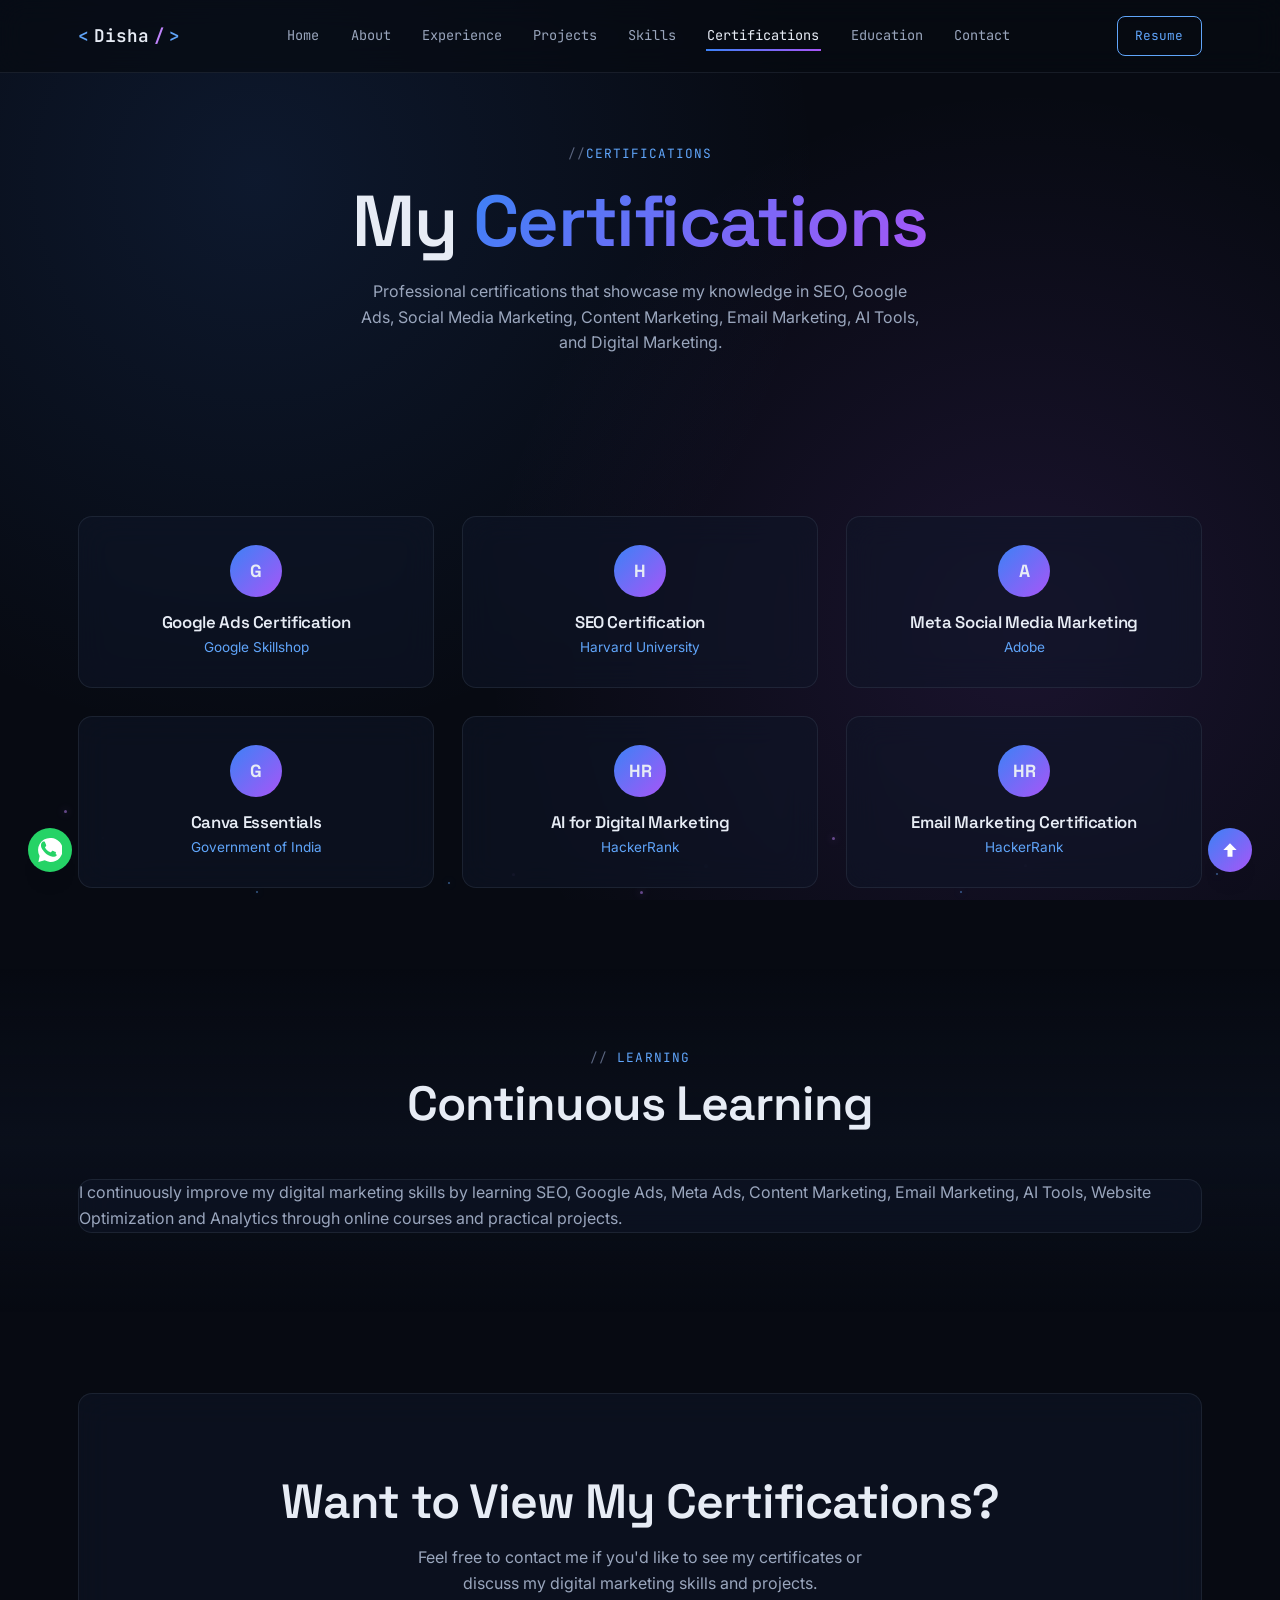
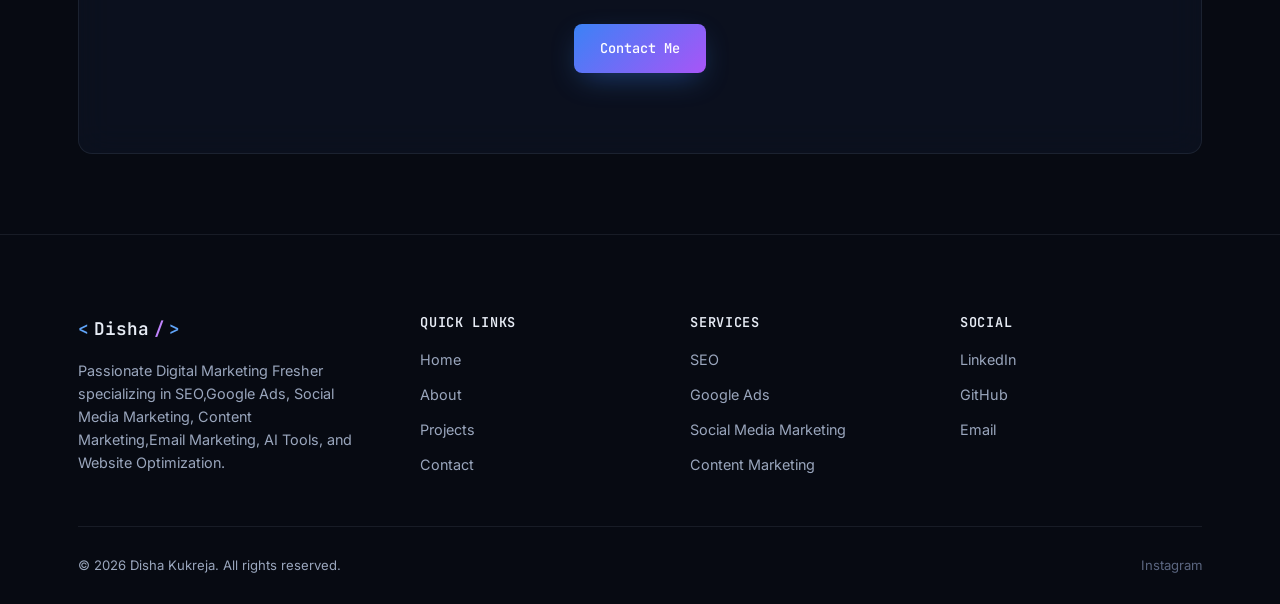
<file: certifications.html>
<!DOCTYPE html>
<html lang="en">

<head>
  <!-- ============ META / SEO ============ -->
  <meta charset="UTF-8">
  <meta name="viewport" content="width=device-width, initial-scale=1.0">
  <title>Certifications | Disha Kukreja</title>

  <meta name="description"
    content="View the certifications earned by Disha Kukreja in Digital Marketing, SEO, Google Ads, Social Media Marketing, Content Marketing, Email Marketing, and AI Tools.">

  <meta name="keywords"
    content="Disha Kukreja Certifications, Digital Marketing Certifications, SEO Certification, Google Ads Certification, Social Media Marketing Certificate">

  <meta name="author" content="Disha Kukreja">

  <link rel="canonical" href="https://dishakukreja41-ops.github.io/disha_portfoli0/certifications.html">

  <meta property="og:title" content="Certifications | Disha Kukreja">

  <meta property="og:description"
    content="Explore my Digital Marketing certifications in SEO, Google Ads, Social Media Marketing, Content Marketing and AI Tools.">

  <meta property="og:type" content="website">

  <meta property="og:url" content="https://dishakukreja.com/certifications.html">

  <meta property="og:image" content="assets/images/profile.png">

  <meta name="twitter:card" content="summary_large_image">
  <meta name="twitter:title" content="Certifications | Disha Kukreja">
  <meta name="twitter:description"
    content="Digital Marketing certifications in SEO, Google Ads, Social Media Marketing, Content Marketing and AI Tools.">

  <link rel="icon" type="image/png" href="assets/icons/favicon.png">

  <link rel="stylesheet" href="style.css">
  <link rel="stylesheet" href="responsive.css">
  <link rel="stylesheet" href="animations.css">
</head>

<body>

  <!-- ============================================================
       PAGE LOAD ANIMATION (CSS-only, fades out automatically)
       ============================================================ -->
  <div class="page-loader" aria-hidden="true">
    <div class="loader-mark"><span>&lt;</span><span>/</span><span>&gt;</span></div>
  </div>

  <div class="bg-fx" aria-hidden="true">
    <span></span><span></span><span></span><span></span><span></span>
    <span></span><span></span><span></span><span></span><span></span>
    <span></span><span></span><span></span><span></span><span></span>
    <span></span><span></span><span></span><span></span><span></span>
  </div>

  <!-- ============================================================
       NAVIGATION BAR
       ============================================================ -->
  <header>
    <nav class="navbar" aria-label="Primary navigation">
      <div class="container nav-inner">
        <a href="index.html" class="logo"><span class="bracket">&lt;</span>Disha<span class="dot">/</span><span
            class="bracket">&gt;</span></a>

        <input type="checkbox" id="nav-toggle" class="nav-toggle-checkbox">

        <ul class="nav-links">
          <li><a href="index.html">Home</a></li>
          <li><a href="about.html">About</a></li>
          <li><a href="index.html#experience">Experience</a></li>
          <li><a href="projects.html">Projects</a></li>
          <li><a href="index.html#skills">Skills</a></li>
          <li><a href="certifications.html" class="active">Certifications</a></li>
          <li><a href="about.html#education">Education</a></li>
          <li><a href="contact.html">Contact</a></li>
        </ul>

        <div class="nav-cta">
          <a href="assets/resume/Disha_Kukreja_Resume.pdf" class="btn-resume-nav" download>Resume</a>
          <label for="nav-toggle" class="nav-toggle-label" aria-label="Toggle menu">
            <span></span><span></span><span></span>
          </label>
        </div>
      </div>
    </nav>
  </header>

  <main>
    <!-- ============================================================
         PAGE HERO
         ============================================================ -->
    <section class="page-hero reveal">
      <div class="container">
        <span class="mono-label" style="display:flex; justify-content:center;">certifications</span>
        <h1>My <span class="gradient-text">Certifications</span></h1>

        <p>
          Professional certifications that showcase my knowledge in SEO,
          Google Ads, Social Media Marketing, Content Marketing,
          Email Marketing, AI Tools, and Digital Marketing.
        </p>
      </div>
    </section>

    <!-- ============================================================
         CERTIFICATIONS GRID
         ============================================================ -->
    <section class="section">
      <div class="container">
        <div class="cert-grid">

          <div class="glass-panel cert-card">
            <div class="cert-icon">G</div>
            <h3>Google Ads Certification</h3>
            <p class="cert-issuer">Google Skillshop</p>
          </div>

          <div class="glass-panel cert-card lift-card reveal-scale delay-1">
            <div class="cert-icon">H</div>
            <h3>SEO Certification</h3>
            <p class="cert-issuer">Harvard University</p>
          </div>

          <div class="glass-panel cert-card lift-card reveal-scale delay-2">
            <div class="cert-icon">A</div>
            <h3>Meta Social Media Marketing</h3>
            <p class="cert-issuer">Adobe</p>
          </div>

          <div class="glass-panel cert-card lift-card reveal-scale delay-3">
            <div class="cert-icon">G</div>
            <h3>Canva Essentials</h3>
            <p class="cert-issuer">Government of India</p>
          </div>

          <div class="glass-panel cert-card lift-card reveal-scale delay-4">
            <div class="cert-icon">HR</div>
            <h3>AI for Digital Marketing</h3>
            <p class="cert-issuer">HackerRank</p>
          </div>

          <div class="glass-panel cert-card lift-card reveal-scale delay-5">
            <div class="cert-icon">HR</div>
            <h3>Email Marketing Certification</h3>
            <p class="cert-issuer">HackerRank</p>
          </div>

        </div>
      </div>
    </section>
    <!-- ============================================================
         LEARNING JOURNEY
         ============================================================ -->
    <section class="section section-alt">

      <div class="container">

        <div class="section-head reveal">

          <span class="mono-label">learning</span>

          <h2>Continuous Learning</h2>

        </div>

        <div class="glass-panel">

          <p>
            I continuously improve my digital marketing skills by learning
            SEO, Google Ads, Meta Ads, Content Marketing, Email Marketing,
            AI Tools, Website Optimization and Analytics through online
            courses and practical projects.
          </p>

        </div>

      </div>

    </section>

    <!-- ============================================================
         CONTACT CTA
         ============================================================ -->
    <section class="section">
      <div class="container">
        <div class="glass-panel reveal-scale" style="padding:var(--space-xl) var(--space-md); text-align:center;">
          <h2>Want to View My Certifications?</h2>
          <p style="max-width:480px; margin:var(--space-sm) auto 0;">Feel free to contact me if you'd like to see my
            certificates
            or discuss my digital marketing skills and projects.</p>
          <div style="margin-top:var(--space-md);">
            <a href="contact.html" class="btn btn-primary">Contact Me</a>
          </div>
        </div>
      </div>
    </section>
  </main>

  <!-- ============================================================
       FOOTER
       ============================================================ -->
  <footer class="site-footer">
    <div class="container">
      <div class="footer-grid">

        <div class="footer-brand">
          <a href="index.html" class="logo"><span class="bracket">&lt;</span>Disha<span class="dot">/</span><span
              class="bracket">&gt;</span></a>
          <p>Passionate Digital Marketing Fresher specializing in SEO,Google Ads, Social Media Marketing, Content
            Marketing,Email Marketing, AI Tools, and Website Optimization.</p>
        </div>

        <div class="footer-col">
          <h4>Quick Links</h4>
          <ul>
            <li><a href="index.html">Home</a></li>
            <li><a href="about.html">About</a></li>
            <li><a href="projects.html">Projects</a></li>
            <li><a href="contact.html">Contact</a></li>
          </ul>
        </div>

        <div class="footer-col">
          <h4>Services</h4>
          <ul>
            <li><a href="index.html#experience">SEO</a></li>
            <li><a href="index.html#skills">Google Ads</a></li>
            <li><a href="index.html#experience">Social Media Marketing</a></li>
            <li><a href="certifications.html">Content Marketing</a></li>
          </ul>
        </div>

        <div class="footer-col">
          <h4>Social</h4>
          <ul>
            <li><a href="https://linkedin.com/in/disha" target="_blank" rel="noopener">LinkedIn</a></li>
            <li><a href="https://github.com/dishakukreja41-ops" target="_blank" rel="noopener">GitHub</a></li>
            <li><a href="mailto:dishakukreja41@gmail.com" target="_blank" rel="noopener">Email</a></li>
          </ul>
        </div>

      </div>

      <div class="footer-bottom">
        <p>&copy; 2026 Disha Kukreja. All rights reserved.</p>
        <div class="footer-socials">
          <a href="https://instagram.com/dikshak1294" target="_blank" rel="noopener" aria-label="Instagram"
            class="link-underline">Instagram</a>
        </div>
      </div>
    </div>
  </footer>

  <a href="https://wa.me/910000000000" class="float-btn whatsapp-float" target="_blank" rel="noopener"
    aria-label="Chat on WhatsApp">
    <svg viewBox="0 0 24 24">
      <path
        d="M12 0a12 12 0 0 0-10.4 17.9L.4 24l6.3-1.65A12 12 0 1 0 12 0zm6.95 16.95c-.3.85-1.7 1.6-2.65 1.75-.7.1-1.55.15-2.5-.15-.6-.2-1.35-.4-2.3-.85-4.05-1.75-6.7-5.8-6.9-6.05-.2-.25-1.65-2.2-1.65-4.2 0-2 1.05-2.95 1.4-3.35.35-.4.8-.5 1.05-.5h.75c.25 0 .55-.05.85.65.3.7 1.05 2.5 1.15 2.7.1.2.15.4.05.65-.1.25-.15.4-.35.6-.2.25-.4.55-.55.7-.2.2-.4.45-.2.85.7 1.4 1.6 2.45 2.85 3.3 1.25.85 2 1.05 2.3 1.2.3.1.5.1.7-.05.2-.2.85-.95 1.1-1.3.25-.35.5-.3.8-.2.3.1 2.05.95 2.4 1.15.35.2.6.3.65.45.05.15.05.85-.25 1.7z" />
    </svg>
  </a>

  <a href="#" class="float-btn back-to-top" aria-label="Back to top">
    <svg viewBox="0 0 24 24">
      <path d="M12 4l-8 8h5v8h6v-8h5z" />
    </svg>
  </a>

</body>

</html>
</file>
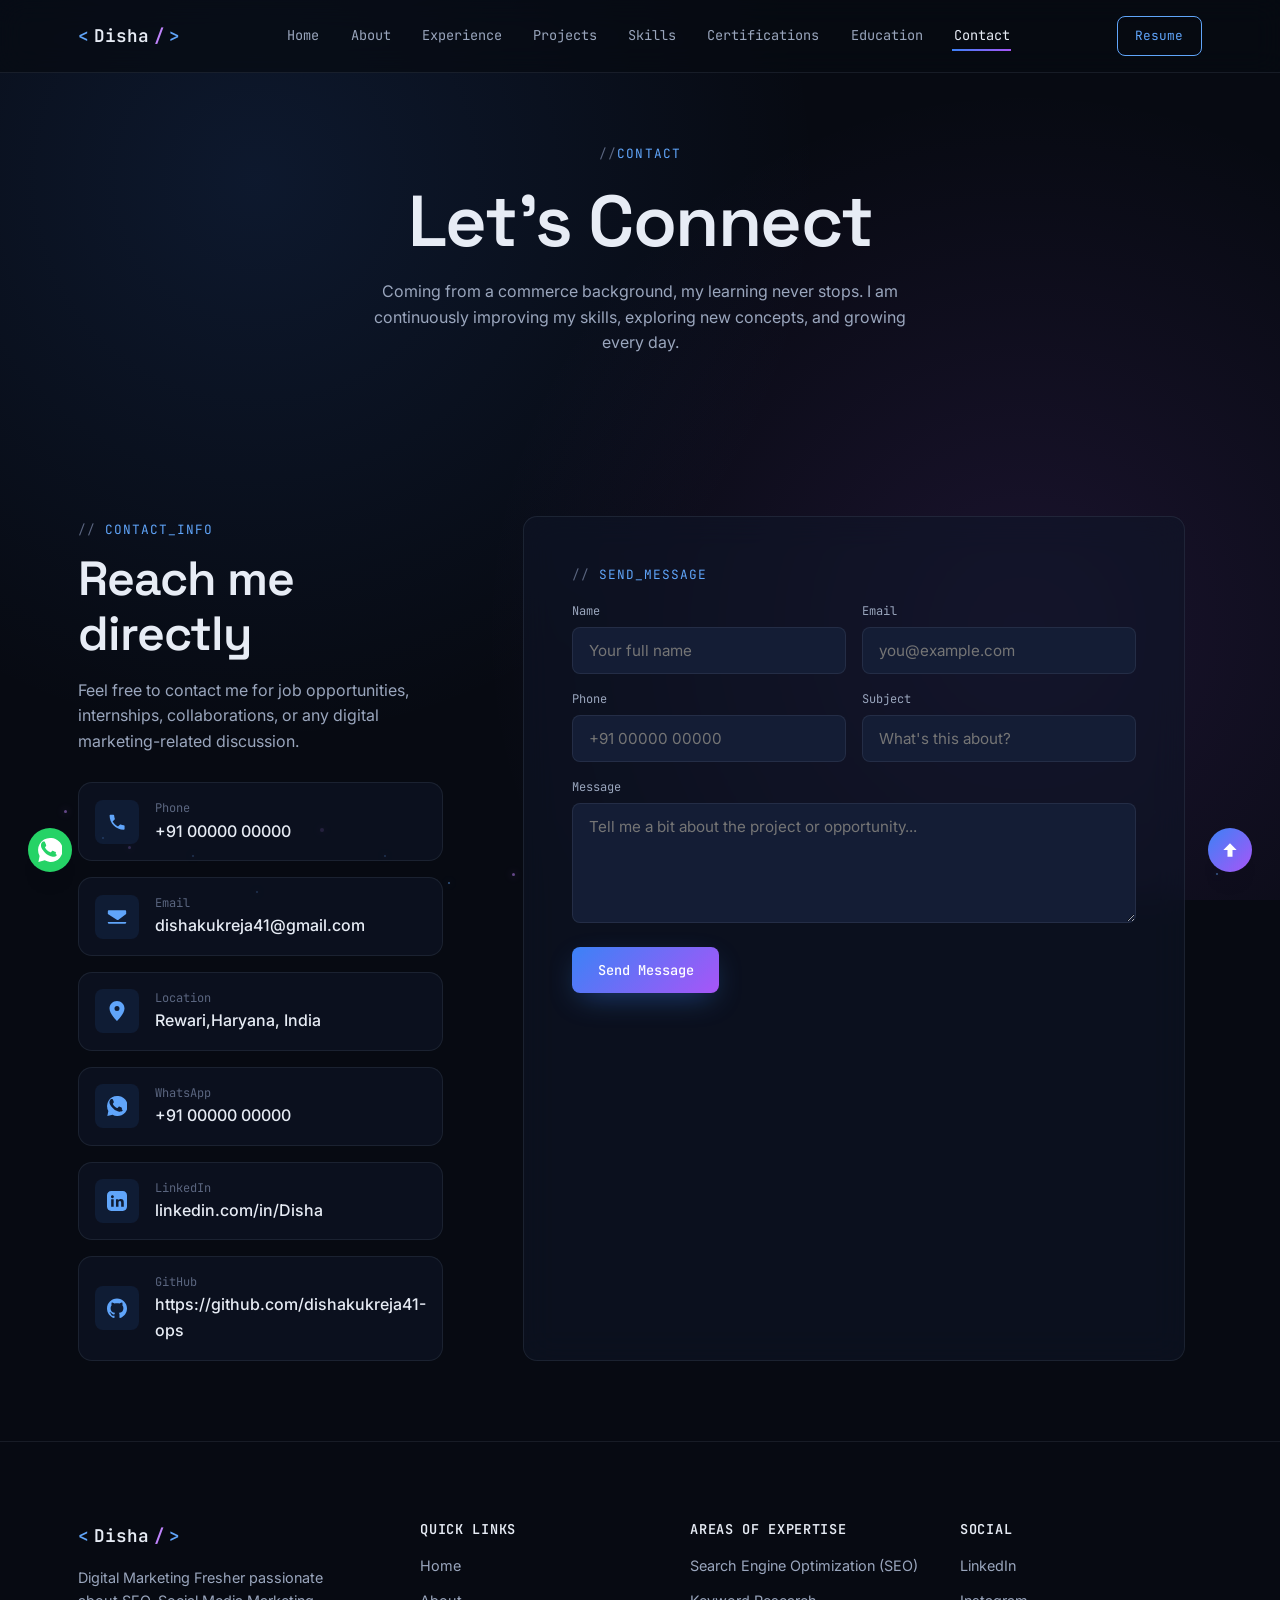
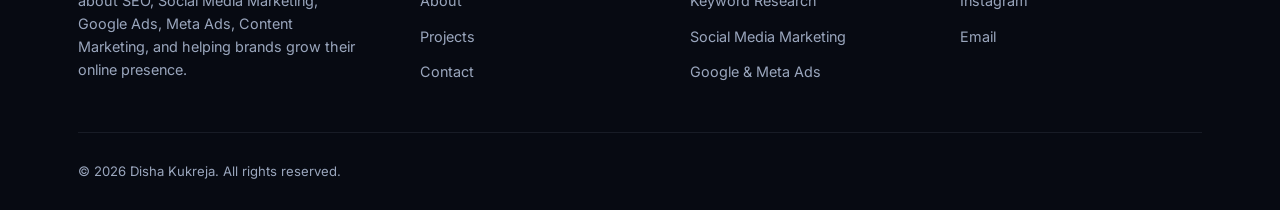
<file: contact.html>
<!DOCTYPE html>
<html lang="en">

<head>
  <!-- ============ META / SEO ============ -->
  <meta charset="UTF-8">
  <meta name="viewport" content="width=device-width, initial-scale=1.0">
  <title>Contact | Disha Kukreja</title>
  <meta name="description"
    content="Get in touch with Disha Kukreja, a Digital Marketing Fresher specializing in SEO, Social Media Marketing, Google Ads, Meta Ads, Content Marketing, Email Marketing, and Web Analytics.">
  <meta name="keywords"
    content="Contact Disha Kukreja, SEO, Social Media Marketing, Google and Meta Ads, Email marketing, Content Marketing , AI Tools">
  <meta name="author" content="Disha Kukreja">
  <link rel="canonical" href="https://dishakukreja41-ops.github.io/disha_portfoli0/contact.html">

  <meta property="og:title" content="Contact | Disha Kukreja">
  <meta property="og:description"
    content="Connect with Disha Kukreja, a Digital Marketing Fresher specializing in SEO, Social Media Marketing, Google Ads, Meta Ads, Email Marketing, and Content Marketing.">
  <meta property="og:type" content="website">
  <meta property="og:url" content="https://Disha.kukreja/contact.html">
  <meta property="og:image" content="assets/images/profile.png">

  <meta name="twitter:card" content="summary_large_image">
  <meta name="twitter:title" content="Contact | Disha Kukreja">
  <meta name="twitter:description"
    content="Background, education timeline and the passions driving my work in SEO, AI and Google and Meta Ads.">

  <link rel="icon" type="image/png" href="assets/icons/favicon.png">

  <link rel="stylesheet" href="style.css">
  <link rel="stylesheet" href="responsive.css">
  <link rel="stylesheet" href="animations.css">
</head>

<body>

  <!-- ============================================================
       PAGE LOAD ANIMATION (CSS-only, fades out automatically)
       ============================================================ -->
  <div class="page-loader" aria-hidden="true">
    <div class="loader-mark"><span>&lt;</span><span>/</span><span>&gt;</span></div>
  </div>

  <div class="bg-fx" aria-hidden="true">
    <span></span><span></span><span></span><span></span><span></span>
    <span></span><span></span><span></span><span></span><span></span>
    <span></span><span></span><span></span><span></span><span></span>
    <span></span><span></span><span></span><span></span><span></span>
  </div>

  <!-- ============================================================
       NAVIGATION BAR
       ============================================================ -->
  <header>
    <nav class="navbar" aria-label="Primary navigation">
      <div class="container nav-inner">
        <a href="index.html" class="logo"><span class="bracket">&lt;</span>Disha<span class="dot">/</span><span
            class="bracket">&gt;</span></a>

        <input type="checkbox" id="nav-toggle" class="nav-toggle-checkbox">

        <ul class="nav-links">
          <li><a href="index.html">Home</a></li>
          <li><a href="about.html">About</a></li>
          <li><a href="index.html#experience">Experience</a></li>
          <li><a href="projects.html">Projects</a></li>
          <li><a href="index.html#skills">Skills</a></li>
          <li><a href="certifications.html">Certifications</a></li>
          <li><a href="about.html#education">Education</a></li>
          <li><a href="contact.html" class="active">Contact</a></li>
        </ul>

        <div class="nav-cta">
          <a href="assets/resume/Disha_Kukreja_Resume.pdf" class="btn-resume-nav" download>Resume</a>
          <label for="nav-toggle" class="nav-toggle-label" aria-label="Toggle menu">
            <span></span><span></span><span></span>
          </label>
        </div>
      </div>
    </nav>
  </header>

  <main>
    <!-- ============================================================
         PAGE HERO
         ============================================================ -->
    <section class="page-hero reveal">
      <div class="container">
        <span class="mono-label" style="display:flex; justify-content:center;">contact</span>
        <h1>Let's Connect <span class="gradient-text"></span></h1>
        <p>Coming from a commerce background, my learning never stops. I am continuously improving my skills, exploring
          new concepts, and growing every day.</p>
      </div>
    </section>

    <!-- ============================================================
         CONTACT FORM + INFO
         ============================================================ -->
    <section class="section">
      <div class="container">
        <div class="contact-grid">

          <div class="reveal-left">
            <span class="mono-label">contact_info</span>
            <h2 style="margin-top:0.6rem;">Reach me directly</h2>
            <p style="margin-top:var(--space-sm);">Feel free to contact me for job opportunities, internships, collaborations, or any digital marketing-related discussion.
            </p>

            <div class="contact-info-list">
              <div class="glass-panel contact-info-item">
                <div class="icon-box">
                  <svg viewBox="0 0 24 24">
                    <path
                      d="M6.6 10.8c1.4 2.8 3.8 5.1 6.6 6.6l2.2-2.2c.3-.3.7-.4 1-.2 1.2.5 2.4.8 3.7.8.6 0 1 .4 1 1v3.5c0 .6-.4 1-1 1-9.4 0-17-7.6-17-17 0-.6.5-1 1-1h3.5c.6 0 1 .4 1 1 0 1.3.3 2.5.8 3.7.1.4 0 .8-.2 1l-2.2 2.2z" />
                  </svg>
                </div>
                <div>
                  <div class="label">Phone</div>
                  <div class="value">+91 00000 00000</div>
                </div>
              </div>

              <div class="glass-panel contact-info-item">
                <div class="icon-box">
                  <svg viewBox="0 0 24 24">
                    <path
                      d="M2 4h20a1 1 0 0 1 1 1v14a1 1 0 0 1-1 1H2a1 1 0 0 1-1-1V5a1 1 0 0 1 1-1zm19.4 2.1l-9.4 7-9.4-7H21.4zM1 8.4V18h22V8.4l-9.6 7.1a1 1 0 0 1-1.2 0L1 8.4z" />
                  </svg>
                </div>
                <div>
                  <div class="label">Email</div>
                  <div class="value">dishakukreja41@gmail.com</div>
                </div>
              </div>

              <div class="glass-panel contact-info-item">
                <div class="icon-box">
                  <svg viewBox="0 0 24 24">
                    <path
                      d="M12 0C7 0 3 4 3 9c0 6.5 9 15 9 15s9-8.5 9-15c0-5-4-9-9-9zm0 12a3 3 0 1 1 0-6 3 3 0 0 1 0 6z" />
                  </svg>
                </div>
                <div>
                  <div class="label">Location</div>
                  <div class="value">Rewari,Haryana, India</div>
                </div>
              </div>

              <div class="glass-panel contact-info-item">
                <div class="icon-box">
                  <svg viewBox="0 0 24 24">
                    <path
                      d="M12 0a12 12 0 0 0-10.4 17.9L.4 24l6.3-1.65A12 12 0 1 0 12 0zm6.95 16.95c-.3.85-1.7 1.6-2.65 1.75-.7.1-1.55.15-2.5-.15-.6-.2-1.35-.4-2.3-.85-4.05-1.75-6.7-5.8-6.9-6.05-.2-.25-1.65-2.2-1.65-4.2 0-2 1.05-2.95 1.4-3.35.35-.4.8-.5 1.05-.5h.75c.25 0 .55-.05.85.65.3.7 1.05 2.5 1.15 2.7.1.2.15.4.05.65-.1.25-.15.4-.35.6-.2.25-.4.55-.55.7-.2.2-.4.45-.2.85.7 1.4 1.6 2.45 2.85 3.3 1.25.85 2 1.05 2.3 1.2.3.1.5.1.7-.05.2-.2.85-.95 1.1-1.3.25-.35.5-.3.8-.2.3.1 2.05.95 2.4 1.15.35.2.6.3.65.45.05.15.05.85-.25 1.7z" />
                  </svg>
                </div>
                <div>
                  <div class="label">WhatsApp</div>
                  <div class="value">+91 00000 00000</div>
                </div>
              </div>

              <div class="glass-panel contact-info-item">
                <div class="icon-box">
                  <svg viewBox="0 0 24 24">
                    <path
                      d="M19 0h-14c-2.76 0-5 2.24-5 5v14c0 2.76 2.24 5 5 5h14c2.76 0 5-2.24 5-5v-14c0-2.76-2.24-5-5-5zm-11 19h-3v-9h3v9zm-1.5-10.27c-.97 0-1.75-.79-1.75-1.76s.78-1.76 1.75-1.76 1.75.79 1.75 1.76-.78 1.76-1.75 1.76zm13.5 10.27h-3v-4.5c0-1.07-.02-2.45-1.5-2.45-1.5 0-1.73 1.17-1.73 2.37v4.58h-3v-9h2.88v1.23h.04c.4-.75 1.38-1.54 2.84-1.54 3.04 0 3.6 2 3.6 4.59v4.72z" />
                  </svg>
                </div>
                <div>
                  <div class="label">LinkedIn</div>
                  <div class="value">linkedin.com/in/Disha</div>
                </div>
              </div>

              <div class="glass-panel contact-info-item">
                <div class="icon-box">
                  <svg viewBox="0 0 24 24">
                    <path
                      d="M12 .5c-6.63 0-12 5.37-12 12 0 5.3 3.44 9.8 8.21 11.39.6.11.82-.26.82-.58 0-.29-.01-1.04-.02-2.04-3.34.72-4.04-1.61-4.04-1.61-.55-1.39-1.34-1.76-1.34-1.76-1.09-.75.08-.73.08-.73 1.2.08 1.84 1.24 1.84 1.24 1.07 1.83 2.81 1.3 3.5.99.11-.78.42-1.3.76-1.6-2.67-.3-5.47-1.34-5.47-5.93 0-1.31.47-2.38 1.24-3.22-.12-.3-.54-1.52.12-3.18 0 0 1.01-.32 3.3 1.23.96-.27 1.98-.4 3-.4s2.04.13 3 .4c2.29-1.55 3.3-1.23 3.3-1.23.66 1.66.24 2.88.12 3.18.77.84 1.24 1.91 1.24 3.22 0 4.6-2.81 5.62-5.49 5.92.43.37.81 1.1.81 2.22 0 1.6-.01 2.89-.01 3.29 0 .32.21.7.82.58 4.77-1.59 8.21-6.09 8.21-11.39 0-6.63-5.37-12-12-12z" />
                  </svg>
                </div>
                <div>
                  <div class="label">GitHub</div>
                  <div class="value">https://github.com/dishakukreja41-ops</div>
                </div>
              </div>
            </div>
          </div>

          <form class="glass-panel contact-form reveal-right delay-1" action="#" method="POST">
            <span class="mono-label">send_message</span>

            <div class="form-row">
              <div class="form-field">
                <label for="name">Name</label>
                <input type="text" id="name" name="name" placeholder="Your full name" required>
              </div>
              <div class="form-field">
                <label for="email">Email</label>
                <input type="email" id="email" name="email" placeholder="you@example.com" required>
              </div>
            </div>

            <div class="form-row">
              <div class="form-field">
                <label for="phone">Phone</label>
                <input type="tel" id="phone" name="phone" placeholder="+91 00000 00000">
              </div>
              <div class="form-field">
                <label for="subject">Subject</label>
                <input type="text" id="subject" name="subject" placeholder="What's this about?" required>
              </div>
            </div>

            <div class="form-field">
              <label for="message">Message</label>
              <textarea id="message" name="message" placeholder="Tell me a bit about the project or opportunity..."
                required></textarea>
            </div>

            <button type="submit" class="btn btn-primary">Send Message</button>
          </form>

        </div>
      </div>
    </section>
  </main>

  <!-- ============================================================
       FOOTER
       ============================================================ -->
  <footer class="site-footer">
    <div class="container">
      <div class="footer-grid">

        <div class="footer-brand">
          <a href="index.html" class="logo"><span class="bracket">&lt;</span>Disha<span class="dot">/</span><span
              class="bracket">&gt;</span></a>
          <p>Digital Marketing Fresher passionate about SEO, Social Media Marketing, Google Ads, Meta Ads, Content
            Marketing, and helping brands grow their online presence.</p>
        </div>

        <div class="footer-col">
          <h4>Quick Links</h4>
          <ul>
            <li><a href="index.html">Home</a></li>
            <li><a href="about.html">About</a></li>
            <li><a href="projects.html">Projects</a></li>
            <li><a href="contact.html">Contact</a></li>
          </ul>
        </div>

        <div class="footer-col">
          <h4>Areas of Expertise</h4>
          <ul>
            <li><a href="index.html#experience">Search Engine Optimization (SEO)</a></li>
            <li><a href="index.html#skills">Keyword Research</a></li>
            <li><a href="index.html#experience">Social Media Marketing</a></li>
            <li><a href="certifications.html">Google & Meta Ads</a></li>
          </ul>
        </div>

        <div class="footer-col">
          <h4>Social</h4>
          <ul>
            <li><a href="https://linkedin.com/in/Disha" target="_blank" rel="noopener">LinkedIn</a></li>
            <li><a href="https://Instagram.com/dikshak1294" target="_blank" rel="noopener">Instagram</a></li>
            <li><a href="mailto:dishakukreja41@gmail.com" target="_blank" rel="noopener">Email</a></li>
          </ul>
        </div>

      </div>

      <div class="footer-bottom">
        <p>&copy; 2026 Disha Kukreja. All rights reserved.</p>
      </div>
    </div>
  </footer>

  <a href="https://wa.me/910000000000" class="float-btn whatsapp-float" target="_blank" rel="noopener"
    aria-label="Chat on WhatsApp">
    <svg viewBox="0 0 24 24">
      <path
        d="M12 0a12 12 0 0 0-10.4 17.9L.4 24l6.3-1.65A12 12 0 1 0 12 0zm6.95 16.95c-.3.85-1.7 1.6-2.65 1.75-.7.1-1.55.15-2.5-.15-.6-.2-1.35-.4-2.3-.85-4.05-1.75-6.7-5.8-6.9-6.05-.2-.25-1.65-2.2-1.65-4.2 0-2 1.05-2.95 1.4-3.35.35-.4.8-.5 1.05-.5h.75c.25 0 .55-.05.85.65.3.7 1.05 2.5 1.15 2.7.1.2.15.4.05.65-.1.25-.15.4-.35.6-.2.25-.4.55-.55.7-.2.2-.4.45-.2.85.7 1.4 1.6 2.45 2.85 3.3 1.25.85 2 1.05 2.3 1.2.3.1.5.1.7-.05.2-.2.85-.95 1.1-1.3.25-.35.5-.3.8-.2.3.1 2.05.95 2.4 1.15.35.2.6.3.65.45.05.15.05.85-.25 1.7z" />
    </svg>
  </a>

  <a href="#" class="float-btn back-to-top" aria-label="Back to top">
    <svg viewBox="0 0 24 24">
      <path d="M12 4l-8 8h5v8h6v-8h5z" />
    </svg>
  </a>

</body>

</html>
</file>
<file: style.css>
/* ============================================================
   KAUSHINDAR CHAUDHARY — PORTFOLIO
   style.css — Core design tokens, layout & components
   ============================================================ */

/* ---------- 1. FONT IMPORTS ---------- */
@import url('https://fonts.googleapis.com/css2?family=Space+Grotesk:wght@400;500;600;700&family=Inter:wght@400;500;600;700&family=JetBrains+Mono:wght@400;500;600&display=swap');

/* ---------- 2. DESIGN TOKENS (CSS VARIABLES) ---------- */
:root {
  /* Color system */
  --bg-base: #070a12;
  --bg-panel: #0f1729;
  --bg-panel-raised: #141d35;
  --bg-glass: rgba(15, 23, 41, 0.55);
  --border-glass: rgba(148, 163, 184, 0.12);

  --accent-blue: #3b82f6;
  --accent-blue-soft: #60a5fa;
  --accent-violet: #a855f7;
  --accent-violet-soft: #c084fc;

  --text-primary: #e7ecf5;
  --text-secondary: #9aa6bd;
  --text-muted: #5b6680;

  --success: #34d399;

  /* Gradients */
  --gradient-brand: linear-gradient(135deg, var(--accent-blue) 0%, var(--accent-violet) 100%);
  --gradient-bg: radial-gradient(circle at 20% 20%, rgba(59,130,246,0.12), transparent 45%),
                 radial-gradient(circle at 80% 70%, rgba(168,85,247,0.12), transparent 45%),
                 var(--bg-base);

  /* Typography */
  --font-display: 'Space Grotesk', sans-serif;
  --font-body: 'Inter', sans-serif;
  --font-mono: 'JetBrains Mono', monospace;

  /* Spacing scale */
  --space-xs: 0.5rem;
  --space-sm: 1rem;
  --space-md: 1.75rem;
  --space-lg: 3rem;
  --space-xl: 5rem;
  --space-2xl: 8rem;

  /* Layout */
  --container-width: 1180px;
  --radius-sm: 8px;
  --radius-md: 14px;
  --radius-lg: 24px;

  /* Shadows / glow */
  --glow-blue: 0 0 40px rgba(59, 130, 246, 0.25);
  --glow-violet: 0 0 40px rgba(168, 85, 247, 0.25);
  --shadow-card: 0 20px 50px -20px rgba(0, 0, 0, 0.5);

  /* Motion */
  --ease-out: cubic-bezier(0.16, 1, 0.3, 1);
  --transition-fast: 0.2s var(--ease-out);
  --transition-med: 0.4s var(--ease-out);
}

/* ---------- 3. RESET ---------- */
*, *::before, *::after { box-sizing: border-box; margin: 0; padding: 0; }

html {
  scroll-behavior: smooth;
  font-size: 100%;
}

@media (prefers-reduced-motion: reduce) {
  html { scroll-behavior: auto; }
  *, *::before, *::after {
    animation-duration: 0.01ms !important;
    animation-iteration-count: 1 !important;
    transition-duration: 0.01ms !important;
    scroll-behavior: auto !important;
  }
}

body {
  background: var(--gradient-bg);
  background-attachment: fixed;
  color: var(--text-primary);
  font-family: var(--font-body);
  line-height: 1.6;
  overflow-x: hidden;
  -webkit-font-smoothing: antialiased;
}

img { max-width: 100%; display: block; }
a { color: inherit; text-decoration: none; }
ul { list-style: none; }
button { font-family: inherit; cursor: pointer; border: none; background: none; color: inherit; }
input, textarea { font-family: inherit; color: inherit; }

::selection { background: var(--accent-violet); color: #fff; }

/* Visible keyboard focus for accessibility */
a:focus-visible,
button:focus-visible,
input:focus-visible,
textarea:focus-visible {
  outline: 2px solid var(--accent-blue-soft);
  outline-offset: 3px;
  border-radius: var(--radius-sm);
}

/* ---------- 4. TYPOGRAPHY ---------- */
h1, h2, h3, h4 {
  font-family: var(--font-display);
  font-weight: 600;
  line-height: 1.15;
  letter-spacing: -0.02em;
  color: var(--text-primary);
}

h1 { font-size: clamp(2.5rem, 6vw, 4.5rem); }
h2 { font-size: clamp(2rem, 4vw, 3rem); }
h3 { font-size: clamp(1.3rem, 2.5vw, 1.75rem); }

p { color: var(--text-secondary); }

.mono-label {
  font-family: var(--font-mono);
  font-size: 0.8rem;
  letter-spacing: 0.08em;
  color: var(--accent-blue-soft);
  text-transform: uppercase;
}

.mono-label::before { content: "// "; color: var(--text-muted); }

.gradient-text {
  background: var(--gradient-brand);
  -webkit-background-clip: text;
  background-clip: text;
  color: transparent;
}

/* ---------- 5. LAYOUT HELPERS ---------- */
.container {
  width: 100%;
  max-width: var(--container-width);
  margin: 0 auto;
  padding: 0 var(--space-md);
}

.section {
  padding: var(--space-2xl) 0;
  position: relative;
}

.section-head {
  text-align: center;
  max-width: 640px;
  margin: 0 auto var(--space-lg);
}

.section-head .mono-label { display: block; margin-bottom: var(--space-xs); }

.section-head p { margin-top: var(--space-sm); }

.section-alt {
  background: linear-gradient(180deg, transparent, rgba(15, 23, 41, 0.4), transparent);
}

/* ---------- 6. GLASSMORPHISM PANEL ---------- */
.glass-panel {
  background: var(--bg-glass);
  border: 1px solid var(--border-glass);
  border-radius: var(--radius-md);
  backdrop-filter: blur(16px);
  -webkit-backdrop-filter: blur(16px);
}

/* ---------- 7. BACKGROUND FX (CSS-only particles) ---------- */
.bg-fx {
  position: fixed;
  inset: 0;
  z-index: -1;
  overflow: hidden;
  pointer-events: none;
}

.bg-fx span {
  position: absolute;
  display: block;
  width: 3px;
  height: 3px;
  border-radius: 50%;
  background: var(--accent-blue-soft);
  opacity: 0.5;
  box-shadow: 0 0 8px var(--accent-blue-soft);
  animation: floatParticle 18s linear infinite;
}

.bg-fx span:nth-child(odd) { background: var(--accent-violet-soft); box-shadow: 0 0 8px var(--accent-violet-soft); }
.bg-fx span:nth-child(2n) { width: 2px; height: 2px; animation-duration: 24s; }
.bg-fx span:nth-child(3n) { width: 4px; height: 4px; animation-duration: 30s; opacity: 0.3; }

.bg-fx span:nth-child(1) { left: 5%; top: 90%; animation-delay: 0s; }
.bg-fx span:nth-child(2) { left: 15%; top: 95%; animation-delay: -3s; }
.bg-fx span:nth-child(3) { left: 25%; top: 92%; animation-delay: -6s; }
.bg-fx span:nth-child(4) { left: 35%; top: 98%; animation-delay: -9s; }
.bg-fx span:nth-child(5) { left: 45%; top: 90%; animation-delay: -1s; }
.bg-fx span:nth-child(6) { left: 55%; top: 96%; animation-delay: -12s; }
.bg-fx span:nth-child(7) { left: 65%; top: 93%; animation-delay: -4s; }
.bg-fx span:nth-child(8) { left: 75%; top: 99%; animation-delay: -15s; }
.bg-fx span:nth-child(9) { left: 85%; top: 91%; animation-delay: -7s; }
.bg-fx span:nth-child(10) { left: 95%; top: 97%; animation-delay: -10s; }
.bg-fx span:nth-child(11) { left: 10%; top: 94%; animation-delay: -18s; }
.bg-fx span:nth-child(12) { left: 90%; top: 90%; animation-delay: -2s; }
.bg-fx span:nth-child(13) { left: 50%; top: 99%; animation-delay: -20s; }
.bg-fx span:nth-child(14) { left: 30%; top: 95%; animation-delay: -14s; }
.bg-fx span:nth-child(15) { left: 70%; top: 92%; animation-delay: -8s; }
.bg-fx span:nth-child(16) { left: 20%; top: 99%; animation-delay: -22s; }
.bg-fx span:nth-child(17) { left: 80%; top: 96%; animation-delay: -5s; }
.bg-fx span:nth-child(18) { left: 60%; top: 91%; animation-delay: -16s; }
.bg-fx span:nth-child(19) { left: 40%; top: 97%; animation-delay: -11s; }
.bg-fx span:nth-child(20) { left: 8%; top: 93%; animation-delay: -19s; }

/* ============================================================
   NAVIGATION
   ============================================================ */
.navbar {
  position: fixed;
  top: 0;
  left: 0;
  right: 0;
  z-index: 1000;
  padding: var(--space-sm) 0;
  background: rgba(7, 10, 18, 0.7);
  border-bottom: 1px solid var(--border-glass);
  backdrop-filter: blur(14px);
  -webkit-backdrop-filter: blur(14px);
}

.nav-inner {
  display: flex;
  align-items: center;
  justify-content: space-between;
  gap: var(--space-md);
}

.logo {
  font-family: var(--font-mono);
  font-weight: 600;
  font-size: 1.1rem;
  display: flex;
  align-items: center;
  gap: 0.3rem;
  color: var(--text-primary);
}

.logo .bracket { color: var(--accent-blue-soft); }
.logo .dot { color: var(--accent-violet-soft); animation: pulseGlow 2.4s ease-in-out infinite; }

.nav-links {
  display: flex;
  align-items: center;
  gap: var(--space-md);
  font-family: var(--font-mono);
  font-size: 0.85rem;
}

.nav-links a {
  position: relative;
  padding: 0.4rem 0.1rem;
  color: var(--text-secondary);
  transition: color var(--transition-fast);
}

.nav-links a::after {
  content: "";
  position: absolute;
  left: 0;
  bottom: 0;
  height: 2px;
  width: 0;
  background: var(--gradient-brand);
  transition: width var(--transition-fast);
}

.nav-links a:hover,
.nav-links a.active {
  color: var(--text-primary);
}

.nav-links a:hover::after,
.nav-links a.active::after {
  width: 100%;
}

.nav-cta {
  display: flex;
  align-items: center;
  gap: var(--space-sm);
}

.btn-resume-nav {
  font-family: var(--font-mono);
  font-size: 0.8rem;
  padding: 0.55rem 1.1rem;
  border: 1px solid var(--accent-blue-soft);
  border-radius: var(--radius-sm);
  color: var(--accent-blue-soft);
  transition: all var(--transition-fast);
}

.btn-resume-nav:hover {
  background: var(--accent-blue-soft);
  color: var(--bg-base);
  box-shadow: var(--glow-blue);
}

/* Mobile nav toggle (checkbox hack — no JS) */
.nav-toggle-checkbox { display: none; }

.nav-toggle-label {
  display: none;
  flex-direction: column;
  gap: 5px;
  cursor: pointer;
  z-index: 1100;
}

.nav-toggle-label span {
  width: 26px;
  height: 2px;
  background: var(--text-primary);
  transition: var(--transition-fast);
}

/* ============================================================
   BUTTONS
   ============================================================ */
.btn {
  display: inline-flex;
  align-items: center;
  gap: 0.5rem;
  font-family: var(--font-mono);
  font-size: 0.85rem;
  font-weight: 500;
  padding: 0.85rem 1.6rem;
  border-radius: var(--radius-sm);
  transition: transform var(--transition-fast), box-shadow var(--transition-fast), background var(--transition-fast);
}

.btn-primary {
  background: var(--gradient-brand);
  color: #fff;
  box-shadow: 0 10px 30px -8px rgba(59, 130, 246, 0.45);
}

.btn-primary:hover {
  transform: translateY(-3px);
  box-shadow: 0 16px 36px -8px rgba(168, 85, 247, 0.55);
}

.btn-outline {
  border: 1px solid var(--border-glass);
  color: var(--text-primary);
  background: var(--bg-glass);
}

.btn-outline:hover {
  border-color: var(--accent-violet-soft);
  color: var(--accent-violet-soft);
  transform: translateY(-3px);
}

.btn-ghost {
  color: var(--accent-blue-soft);
  padding-left: 0;
  padding-right: 0;
}

.btn-ghost::after { content: " →"; transition: transform var(--transition-fast); display: inline-block; }
.btn-ghost:hover::after { transform: translateX(4px); }

/* ============================================================
   HERO SECTION
   ============================================================ */
.hero {
  min-height: 100vh;
  display: flex;
  align-items: center;
  padding-top: 6rem;
  padding-bottom: var(--space-xl);
}

.hero-inner {
  display: grid;
  grid-template-columns: 1.1fr 0.9fr;
  gap: var(--space-xl);
  align-items: center;
}

.hero-eyebrow {
  display: inline-flex;
  align-items: center;
  gap: 0.5rem;
  font-family: var(--font-mono);
  font-size: 0.8rem;
  color: var(--success);
  margin-bottom: var(--space-sm);
}

.status-dot {
  width: 8px;
  height: 8px;
  border-radius: 50%;
  background: var(--success);
  box-shadow: 0 0 0 0 rgba(52, 211, 153, 0.6);
  animation: statusPing 2s infinite;
}

.hero-name {
  margin-bottom: var(--space-xs);
}

.typing-roles {
  font-family: var(--font-mono);
  font-size: clamp(1rem, 2vw, 1.3rem);
  color: var(--accent-violet-soft);
  height: 1.6em;
  display: flex;
  align-items: center;
  margin-bottom: var(--space-md);
}

.typing-roles .cursor {
  display: inline-block;
  width: 2px;
  height: 1.1em;
  background: var(--accent-blue-soft);
  margin-left: 4px;
  animation: blinkCursor 0.8s step-end infinite;
}

.typing-roles .role-text {
  overflow: hidden;
  white-space: nowrap;
  border-right: none;
  animation: typingCycle 12s steps(30, end) infinite;
  display: inline-block;
}

.hero-intro {
  max-width: 540px;
  margin-bottom: var(--space-md);
  font-size: 1.05rem;
}

.hero-ctas {
  display: flex;
  flex-wrap: wrap;
  gap: var(--space-sm);
  margin-bottom: var(--space-lg);
}

.hero-socials {
  display: flex;
  gap: 0.85rem;
}

.social-icon {
  width: 42px;
  height: 42px;
  display: flex;
  align-items: center;
  justify-content: center;
  border-radius: 50%;
  border: 1px solid var(--border-glass);
  background: var(--bg-glass);
  transition: all var(--transition-fast);
}

.social-icon svg { width: 18px; height: 18px; fill: var(--text-secondary); transition: fill var(--transition-fast); }

.social-icon:hover {
  transform: translateY(-4px);
  border-color: var(--accent-blue-soft);
  box-shadow: var(--glow-blue);
}

.social-icon:hover svg { fill: var(--accent-blue-soft); }

/* Hero portrait */
.hero-visual {
  display: flex;
  justify-content: center;
  position: relative;
}

.portrait-frame {
  position: relative;
  width: min(360px, 80vw);
  height: min(360px, 80vw);
}

.portrait-ring {
  position: absolute;
  inset: -14px;
  border-radius: 50%;
  background: conic-gradient(from 0deg, var(--accent-blue), var(--accent-violet), var(--accent-blue));
  animation: spinRing 8s linear infinite;
  filter: blur(0.5px);
}

.portrait-ring::before {
  content: "";
  position: absolute;
  inset: 5px;
  border-radius: 50%;
  background: var(--bg-base);
}

.portrait-photo {
  position: absolute;
  inset: 10px;
  border-radius: 50%;
  overflow: hidden;
  background: var(--bg-panel);
  display: flex;
  align-items: center;
  justify-content: center;
}

.portrait-photo img { width: 100%; height: 100%; object-fit: cover; }

.float-chip {
  position: absolute;
  display: flex;
  align-items: center;
  gap: 0.5rem;
  padding: 0.6rem 1rem;
  font-family: var(--font-mono);
  font-size: 0.75rem;
  animation: floatChip 5s ease-in-out infinite;
}

.float-chip.chip-1 { top: 8%; right: -5%; animation-delay: 0s; }
.float-chip.chip-2 { bottom: 14%; left: -8%; animation-delay: -2.5s; }

.scroll-hint {
  position: absolute;
  bottom: var(--space-md);
  left: 50%;
  transform: translateX(-50%);
  font-family: var(--font-mono);
  font-size: 0.7rem;
  color: var(--text-muted);
  display: flex;
  flex-direction: column;
  align-items: center;
  gap: 0.4rem;
}

.scroll-hint .scroll-line {
  width: 1px;
  height: 28px;
  background: linear-gradient(var(--accent-blue-soft), transparent);
  animation: scrollLine 2s ease-in-out infinite;
}

/* ============================================================
   ABOUT SECTION
   ============================================================ */
.about-grid {
  display: grid;
  grid-template-columns: 0.85fr 1.15fr;
  gap: var(--space-xl);
  align-items: start;
}

.about-card {
  padding: var(--space-md);
}

.about-card .edu-current {
  margin-top: var(--space-sm);
  padding-top: var(--space-sm);
  border-top: 1px solid var(--border-glass);
}

.edu-tag {
  display: inline-block;
  font-family: var(--font-mono);
  font-size: 0.7rem;
  padding: 0.25rem 0.6rem;
  border-radius: 100px;
  background: rgba(168, 85, 247, 0.12);
  color: var(--accent-violet-soft);
  margin-bottom: 0.5rem;
}

.edu-tag.done { background: rgba(52, 211, 153, 0.12); color: var(--success); }

.passion-tags {
  display: flex;
  flex-wrap: wrap;
  gap: 0.6rem;
  margin-top: var(--space-sm);
}

.passion-tags span {
  font-family: var(--font-mono);
  font-size: 0.75rem;
  padding: 0.4rem 0.8rem;
  border-radius: var(--radius-sm);
  border: 1px solid var(--border-glass);
  color: var(--text-secondary);
  transition: all var(--transition-fast);
}

.passion-tags span:hover {
  border-color: var(--accent-blue-soft);
  color: var(--accent-blue-soft);
}

/* ---------- Education Timeline ---------- */
.timeline {
  position: relative;
  padding-left: var(--space-lg);
  border-left: 2px solid var(--border-glass);
}

.timeline-item {
  position: relative;
  padding-bottom: var(--space-lg);
}

.timeline-item:last-child { padding-bottom: 0; }

.timeline-dot {
  position: absolute;
  left: calc(-1 * var(--space-lg) - 7px);
  top: 4px;
  width: 14px;
  height: 14px;
  border-radius: 50%;
  background: var(--bg-base);
  border: 2px solid var(--accent-blue-soft);
}

.timeline-item.current .timeline-dot {
  border-color: var(--accent-violet-soft);
  box-shadow: 0 0 0 4px rgba(168, 85, 247, 0.18);
}

.timeline-year {
  font-family: var(--font-mono);
  font-size: 0.75rem;
  color: var(--accent-blue-soft);
  margin-bottom: 0.3rem;
}

.timeline-card {
  padding: var(--space-sm) var(--space-md);
}

.timeline-card h3 { margin-bottom: 0.2rem; }
.timeline-card .org { color: var(--text-secondary); font-size: 0.9rem; }

/* ============================================================
   EXPERIENCE SECTION
   ============================================================ */
.experience-list {
  display: flex;
  flex-direction: column;
  gap: var(--space-md);
}

.exp-card {
  display: grid;
  grid-template-columns: 220px 1fr;
  gap: var(--space-md);
  padding: var(--space-md);
  transition: transform var(--transition-fast), border-color var(--transition-fast);
}

.exp-card:hover {
  transform: translateX(6px);
  border-color: var(--accent-blue-soft);
}

.exp-meta .exp-duration {
  font-family: var(--font-mono);
  font-size: 0.75rem;
  color: var(--accent-violet-soft);
  display: block;
  margin-top: 0.3rem;
}

.exp-body h3 { margin-bottom: 0.2rem; }
.exp-body .exp-role { color: var(--accent-blue-soft); font-size: 0.95rem; margin-bottom: 0.6rem; display: block; }

.exp-tags {
  display: flex;
  flex-wrap: wrap;
  gap: 0.5rem;
  margin-top: var(--space-sm);
}

.exp-tags span {
  font-family: var(--font-mono);
  font-size: 0.7rem;
  padding: 0.3rem 0.65rem;
  border-radius: var(--radius-sm);
  background: rgba(59, 130, 246, 0.1);
  color: var(--accent-blue-soft);
}

/* ============================================================
   PROJECTS SECTION
   ============================================================ */
.projects-grid {
  display: grid;
  grid-template-columns: repeat(2, 1fr);
  gap: var(--space-md);
}

.project-card {
  overflow: hidden;
  display: flex;
  flex-direction: column;
  transition: transform var(--transition-fast), box-shadow var(--transition-fast);
}

.project-card:hover {
  transform: translateY(-8px);
  box-shadow: var(--shadow-card), var(--glow-blue);
}

.project-thumb {
  position: relative;
  aspect-ratio: 16/10;
  overflow: hidden;
  background: var(--bg-panel-raised);
}

.project-thumb img {
  width: 100%;
  height: 100%;
  object-fit: cover;
  transition: transform var(--transition-med);
}

.project-card:hover .project-thumb img { transform: scale(1.06); }

.project-thumb::after {
  content: "";
  position: absolute;
  inset: 0;
  background: linear-gradient(180deg, transparent 50%, rgba(7,10,18,0.85) 100%);
}

.project-body { padding: var(--space-md); flex: 1; display: flex; flex-direction: column; }
.project-body .mono-label { font-size: 0.7rem; margin-bottom: 0.4rem; }
.project-body h3 { margin-bottom: 0.5rem; }
.project-body p { font-size: 0.92rem; margin-bottom: var(--space-sm); flex: 1; }

.project-tags {
  display: flex;
  flex-wrap: wrap;
  gap: 0.45rem;
  margin-bottom: var(--space-sm);
}

.project-tags span {
  font-family: var(--font-mono);
  font-size: 0.68rem;
  padding: 0.25rem 0.55rem;
  border-radius: 6px;
  border: 1px solid var(--border-glass);
  color: var(--text-secondary);
}

.project-links {
  display: flex;
  gap: var(--space-sm);
  font-family: var(--font-mono);
  font-size: 0.8rem;
}

.project-links a {
  color: var(--accent-blue-soft);
  transition: color var(--transition-fast);
}

.project-links a:hover { color: var(--accent-violet-soft); }

/* ============================================================
   SKILLS SECTION
   ============================================================ */
.skills-grid {
  display: grid;
  grid-template-columns: repeat(2, 1fr);
  gap: var(--space-lg);
}

.skill-group h3 {
  margin-bottom: var(--space-md);
  display: flex;
  align-items: center;
  gap: 0.6rem;
}

.skill-group h3::before {
  content: "";
  width: 8px;
  height: 8px;
  border-radius: 2px;
  background: var(--gradient-brand);
  display: inline-block;
}

.skill-bar-item { margin-bottom: var(--space-sm); }

.skill-bar-label {
  display: flex;
  justify-content: space-between;
  font-family: var(--font-mono);
  font-size: 0.8rem;
  margin-bottom: 0.4rem;
  color: var(--text-secondary);
}

.skill-bar-track {
  height: 8px;
  border-radius: 100px;
  background: var(--bg-panel-raised);
  overflow: hidden;
}

.skill-bar-fill {
  height: 100%;
  border-radius: 100px;
  background: var(--gradient-brand);
  width: 0;
  animation: fillBar 1.6s var(--ease-out) forwards;
  animation-delay: 0.2s;
}

/* ============================================================
   CERTIFICATIONS
   ============================================================ */
.cert-grid {
  display: grid;
  grid-template-columns: repeat(3, 1fr);
  gap: var(--space-md);
}

.cert-card {
  padding: var(--space-md);
  text-align: center;
  transition: transform var(--transition-fast), border-color var(--transition-fast);
}

.cert-card:hover {
  transform: translateY(-6px) scale(1.02);
  border-color: var(--accent-violet-soft);
}

.cert-icon {
  width: 52px;
  height: 52px;
  margin: 0 auto var(--space-sm);
  border-radius: 50%;
  display: flex;
  align-items: center;
  justify-content: center;
  background: var(--gradient-brand);
  font-family: var(--font-display);
  font-weight: 700;
  font-size: 1.1rem;
}

.cert-card h3 { font-size: 1.05rem; margin-bottom: 0.3rem; }
.cert-card .cert-issuer { font-size: 0.85rem; color: var(--accent-blue-soft); }

/* ============================================================
   ACHIEVEMENTS / STATS
   ============================================================ */
.stats-strip {
  display: grid;
  grid-template-columns: repeat(5, 1fr);
  gap: var(--space-sm);
}

.stat-item {
  text-align: center;
  padding: var(--space-md) var(--space-xs);
}

.stat-number {
  font-family: var(--font-display);
  font-size: clamp(1.8rem, 3vw, 2.6rem);
  font-weight: 700;
}

.stat-label {
  font-family: var(--font-mono);
  font-size: 0.75rem;
  color: var(--text-muted);
  margin-top: 0.3rem;
}

/* ============================================================
   TESTIMONIALS
   ============================================================ */
.testimonial-grid {
  display: grid;
  grid-template-columns: repeat(3, 1fr);
  gap: var(--space-md);
}

.testimonial-card {
  padding: var(--space-md);
  position: relative;
}

.testimonial-card .quote-mark {
  font-family: var(--font-display);
  font-size: 3rem;
  color: var(--accent-violet);
  opacity: 0.3;
  line-height: 1;
  margin-bottom: 0.5rem;
}

.testimonial-card p { font-size: 0.92rem; margin-bottom: var(--space-md); }

.testimonial-author {
  display: flex;
  align-items: center;
  gap: 0.75rem;
}

.author-avatar {
  width: 42px;
  height: 42px;
  border-radius: 50%;
  background: var(--gradient-brand);
  display: flex;
  align-items: center;
  justify-content: center;
  font-family: var(--font-display);
  font-weight: 700;
  font-size: 0.9rem;
  flex-shrink: 0;
}

.author-name { font-size: 0.9rem; font-weight: 600; color: var(--text-primary); }
.author-role { font-size: 0.78rem; color: var(--text-muted); }

/* ============================================================
   CONTACT SECTION
   ============================================================ */
.contact-grid {
  display: grid;
  grid-template-columns: 0.9fr 1.1fr;
  gap: var(--space-xl);
}

.contact-info-list {
  display: flex;
  flex-direction: column;
  gap: var(--space-sm);
  margin-top: var(--space-md);
}

.contact-info-item {
  display: flex;
  align-items: center;
  gap: var(--space-sm);
  padding: var(--space-sm);
}

.contact-info-item .icon-box {
  width: 44px;
  height: 44px;
  border-radius: var(--radius-sm);
  background: rgba(59, 130, 246, 0.1);
  display: flex;
  align-items: center;
  justify-content: center;
  flex-shrink: 0;
}

.contact-info-item .icon-box svg { width: 20px; height: 20px; fill: var(--accent-blue-soft); }

.contact-info-item .label { font-size: 0.75rem; color: var(--text-muted); font-family: var(--font-mono); }
.contact-info-item .value { color: var(--text-primary); font-weight: 500; }

.contact-form {
  padding: var(--space-lg);
  display: flex;
  flex-direction: column;
  gap: var(--space-sm);
}

.form-row { display: grid; grid-template-columns: 1fr 1fr; gap: var(--space-sm); }

.form-field { display: flex; flex-direction: column; gap: 0.4rem; }

.form-field label {
  font-family: var(--font-mono);
  font-size: 0.75rem;
  color: var(--text-secondary);
}

.form-field input,
.form-field textarea {
  background: var(--bg-panel-raised);
  border: 1px solid var(--border-glass);
  border-radius: var(--radius-sm);
  padding: 0.8rem 1rem;
  font-size: 0.95rem;
  transition: border-color var(--transition-fast);
}

.form-field input:focus,
.form-field textarea:focus {
  border-color: var(--accent-blue-soft);
  outline: none;
}

.form-field textarea { resize: vertical; min-height: 120px; }

.contact-form .btn-primary { align-self: flex-start; margin-top: var(--space-xs); }

/* ============================================================
   BLOG SECTION
   ============================================================ */
   .blog-grid{

display:grid;

grid-template-columns:repeat(auto-fit,minmax(340px,1fr));

gap:35px;

margin-top:40px;

}

.blog-card{

overflow:hidden;

transition:.4s;

}

.blog-card:hover{

transform:translateY(-10px);

}

.blog-card img{

width:100%;

height:220px;

object-fit:cover;

display:block;

}

.blog-content{

padding:25px;

}

.blog-content h3{

margin:15px 0;

font-size:28px;

}

.blog-content p{

color:#b8b8b8;

line-height:1.8;

margin-bottom:20px;

}

.blog-content a{

color:#4da3ff;

font-weight:600;

text-decoration:none;

}

.blog-content a:hover{

color:#fff;

}

/* ============================================================
   FOOTER
   ============================================================ */
.site-footer {
  border-top: 1px solid var(--border-glass);
  padding: var(--space-xl) 0 var(--space-md);
}

.footer-grid {
  display: grid;
  grid-template-columns: 1.3fr 1fr 1fr 1fr;
  gap: var(--space-lg);
  margin-bottom: var(--space-lg);
}

.footer-brand .logo { margin-bottom: var(--space-sm); }
.footer-brand p { font-size: 0.9rem; max-width: 280px; }

.footer-col h4 {
  font-family: var(--font-mono);
  font-size: 0.85rem;
  color: var(--text-primary);
  margin-bottom: var(--space-sm);
  text-transform: uppercase;
  letter-spacing: 0.05em;
}

.footer-col ul { display: flex; flex-direction: column; gap: 0.6rem; }
.footer-col a { color: var(--text-secondary); font-size: 0.9rem; transition: color var(--transition-fast); }
.footer-col a:hover { color: var(--accent-blue-soft); }

.footer-bottom {
  display: flex;
  justify-content: space-between;
  align-items: center;
  padding-top: var(--space-md);
  border-top: 1px solid var(--border-glass);
  font-size: 0.82rem;
  color: var(--text-muted);
  flex-wrap: wrap;
  gap: var(--space-sm);
}

.footer-socials { display: flex; gap: 0.6rem; }

/* Back to top + WhatsApp floating buttons */
.float-btn {
  position: fixed;
  width: 50px;
  height: 50px;
  border-radius: 50%;
  display: flex;
  align-items: center;
  justify-content: center;
  z-index: 900;
  box-shadow: var(--shadow-card);
  transition: transform var(--transition-fast);
}

.float-btn:hover { transform: translateY(-4px) scale(1.06); }

.whatsapp-float {
  bottom: var(--space-md);
  left: var(--space-md);
  background: #25d366;
}

.whatsapp-float svg { width: 24px; height: 24px; fill: #fff; }

.back-to-top {
  bottom: var(--space-md);
  right: var(--space-md);
  background: var(--gradient-brand);
}

.back-to-top svg { width: 20px; height: 20px; fill: #fff; }

/* ============================================================
   PAGE HERO (for sub-pages: about, projects, certifications, contact)
   ============================================================ */
.page-hero {
  padding: 9rem 0 var(--space-xl);
  text-align: center;
}

.page-hero .mono-label { display: block; margin-bottom: var(--space-sm); justify-content: center; }
.page-hero p { max-width: 560px; margin: var(--space-sm) auto 0; }

.breadcrumb {
  display: flex;
  justify-content: center;
  gap: 0.5rem;
  font-family: var(--font-mono);
  font-size: 0.8rem;
  color: var(--text-muted);
  margin-top: var(--space-sm);
}

.breadcrumb a { color: var(--accent-blue-soft); }
</file>
<file: responsive.css>
/* ============================================================
   KAUSHINDAR CHAUDHARY — PORTFOLIO
   responsive.css — Mobile-first breakpoints
   Breakpoints: Mobile (default) → Tablet 768px → Laptop 1024px
                → Desktop 1280px → Large Desktop 1536px
   ============================================================ */

/* ---------- BASE (MOBILE FIRST: <768px) ---------- */

.nav-links,
.nav-cta .btn-resume-nav {
  display: none;
}

.nav-toggle-label { display: flex; }

.hero-inner {
  grid-template-columns: 1fr;
  text-align: center;
  gap: var(--space-lg);
}

.hero-visual { order: -1; }
.hero-ctas { justify-content: center; }
.hero-socials { justify-content: center; }
.hero-intro { margin-inline: auto; }

.about-grid { grid-template-columns: 1fr; }

.exp-card { grid-template-columns: 1fr; }

.projects-grid { grid-template-columns: 1fr; }

.skills-grid { grid-template-columns: 1fr; }

.cert-grid { grid-template-columns: 1fr; }

.stats-strip { grid-template-columns: repeat(2, 1fr); }

.testimonial-grid { grid-template-columns: 1fr; }

.contact-grid { grid-template-columns: 1fr; }

.form-row { grid-template-columns: 1fr; }

.footer-grid { grid-template-columns: 1fr; gap: var(--space-md); }

.footer-bottom { flex-direction: column; text-align: center; }

.float-btn { width: 44px; height: 44px; }

.section { padding: var(--space-xl) 0; }

/* Mobile nav panel */
.nav-toggle-checkbox:checked ~ .nav-links {
  display: flex;
  position: fixed;
  top: 64px;
  left: 0;
  right: 0;
  bottom: 0;
  flex-direction: column;
  justify-content: flex-start;
  align-items: center;
  gap: var(--space-md);
  padding-top: var(--space-xl);
  background: rgba(7, 10, 18, 0.97);
  backdrop-filter: blur(20px);
  font-size: 1.1rem;
}

.nav-toggle-checkbox:checked ~ .nav-toggle-label span:nth-child(1) {
  transform: translateY(7px) rotate(45deg);
}
.nav-toggle-checkbox:checked ~ .nav-toggle-label span:nth-child(2) { opacity: 0; }
.nav-toggle-checkbox:checked ~ .nav-toggle-label span:nth-child(3) {
  transform: translateY(-7px) rotate(-45deg);
}

.nav-toggle-checkbox:checked ~ .nav-cta { display: none; }

/* ---------- TABLET (≥768px) ---------- */
@media (min-width: 768px) {
  .about-grid { grid-template-columns: 1fr; }
  .projects-grid { grid-template-columns: repeat(2, 1fr); }
  .skills-grid { grid-template-columns: repeat(2, 1fr); }
  .cert-grid { grid-template-columns: repeat(2, 1fr); }
  .stats-strip { grid-template-columns: repeat(3, 1fr); }
  .testimonial-grid { grid-template-columns: repeat(2, 1fr); }
  .footer-grid { grid-template-columns: repeat(2, 1fr); }
  .form-row { grid-template-columns: 1fr 1fr; }
}

/* ---------- LAPTOP (≥1024px) ---------- */
@media (min-width: 1024px) {
  .nav-toggle-label { display: none; }

  .nav-links { display: flex; }
  .nav-cta .btn-resume-nav { display: inline-flex; }

  .nav-toggle-checkbox:checked ~ .nav-links {
    position: static;
    flex-direction: row;
    padding-top: 0;
    background: none;
    backdrop-filter: none;
    font-size: inherit;
  }

  .hero-inner {
    grid-template-columns: 1.1fr 0.9fr;
    text-align: left;
  }

  .hero-visual { order: 0; }
  .hero-ctas { justify-content: flex-start; }
  .hero-socials { justify-content: flex-start; }
  .hero-intro { margin-inline: 0; }

  .about-grid { grid-template-columns: 0.85fr 1.15fr; }

  .exp-card { grid-template-columns: 220px 1fr; }

  .projects-grid { grid-template-columns: repeat(2, 1fr); }

  .skills-grid { grid-template-columns: repeat(2, 1fr); }

  .cert-grid { grid-template-columns: repeat(3, 1fr); }

  .stats-strip { grid-template-columns: repeat(5, 1fr); }

  .testimonial-grid { grid-template-columns: repeat(3, 1fr); }

  .contact-grid { grid-template-columns: 0.9fr 1.1fr; }

  .footer-grid { grid-template-columns: 1.3fr 1fr 1fr 1fr; }

  .footer-bottom { flex-direction: row; text-align: left; }
}

/* ---------- DESKTOP (≥1280px) ---------- */
@media (min-width: 1280px) {
  :root {
    --space-2xl: 9rem;
  }

  .projects-grid { grid-template-columns: repeat(2, 1fr); }
}

/* ---------- LARGE DESKTOP (≥1536px) ---------- */
@media (min-width: 1536px) {
  .container { max-width: 1320px; }
}

/* ---------- SMALL MOBILE TWEAKS (≤480px) ---------- */
@media (max-width: 480px) {
  .stats-strip { grid-template-columns: repeat(2, 1fr); }
  .portrait-frame { width: min(280px, 75vw); height: min(280px, 75vw); }
  .float-chip { font-size: 0.68rem; padding: 0.5rem 0.8rem; }
  .float-chip.chip-1 { right: 0; }
  .float-chip.chip-2 { left: 0; }
}
</file>
<file: animations.css>
/* ============================================================
   KAUSHINDAR CHAUDHARY — PORTFOLIO
   animations.css — Keyframes, scroll-reveal & motion utilities
   ============================================================ */

/* ---------- KEYFRAMES ---------- */

@keyframes fadeIn {
  from { opacity: 0; }
  to { opacity: 1; }
}

@keyframes slideUp {
  from { opacity: 0; transform: translateY(40px); }
  to { opacity: 1; transform: translateY(0); }
}

@keyframes slideLeft {
  from { opacity: 0; transform: translateX(50px); }
  to { opacity: 1; transform: translateX(0); }
}

@keyframes slideRight {
  from { opacity: 0; transform: translateX(-50px); }
  to { opacity: 1; transform: translateX(0); }
}

@keyframes rotateIn {
  from { opacity: 0; transform: rotate(-8deg) scale(0.92); }
  to { opacity: 1; transform: rotate(0) scale(1); }
}

@keyframes scaleIn {
  from { opacity: 0; transform: scale(0.85); }
  to { opacity: 1; transform: scale(1); }
}

@keyframes floatChip {
  0%, 100% { transform: translateY(0); }
  50% { transform: translateY(-12px); }
}

@keyframes spinRing {
  from { transform: rotate(0deg); }
  to { transform: rotate(360deg); }
}

@keyframes pulseGlow {
  0%, 100% { opacity: 1; text-shadow: 0 0 6px currentColor; }
  50% { opacity: 0.5; text-shadow: 0 0 2px currentColor; }
}

@keyframes statusPing {
  0% { box-shadow: 0 0 0 0 rgba(52, 211, 153, 0.6); }
  70% { box-shadow: 0 0 0 8px rgba(52, 211, 153, 0); }
  100% { box-shadow: 0 0 0 0 rgba(52, 211, 153, 0); }
}

@keyframes blinkCursor {
  0%, 50% { opacity: 1; }
  51%, 100% { opacity: 0; }
}

@keyframes typingCycle {
  0%, 8% { width: 0; }
  18%, 28% { width: 9.5ch; }   /* Software Engineer */
  38%, 48% { width: 6.5ch; }   /* AI Engineer */
  58%, 68% { width: 12ch; }    /* Java Backend Dev */
  78%, 98% { width: 7ch; }     /* Trainer */
  100% { width: 0; }
}

@keyframes scrollLine {
  0% { transform: scaleY(0); transform-origin: top; }
  50% { transform: scaleY(1); transform-origin: top; }
  51% { transform-origin: bottom; }
  100% { transform: scaleY(0); transform-origin: bottom; }
}

@keyframes fillBar {
  from { width: 0; }
  to { width: var(--fill); }
}

@keyframes gradientShift {
  0% { background-position: 0% 50%; }
  50% { background-position: 100% 50%; }
  100% { background-position: 0% 50%; }
}

@keyframes floatParticle {
  0% { transform: translateY(0) translateX(0); opacity: 0; }
  10% { opacity: 0.6; }
  90% { opacity: 0.4; }
  100% { transform: translateY(-100vh) translateX(20px); opacity: 0; }
}

@keyframes spin {
  to { transform: rotate(360deg); }
}

/* ---------- SCROLL REVEAL (CSS-only) ---------- */
/* Since JS is not permitted, reveal-on-load animations are applied directly.
   Each section's children animate in on page load with staggered delays,
   giving the appearance of a reveal sequence without scroll listeners.
   Progressive enhancement below upgrades this to true scroll-driven
   animation in browsers that support the native CSS animation-timeline. */

.reveal {
  animation: slideUp 0.8s var(--ease-out) both;
}

.reveal-left { animation: slideRight 0.8s var(--ease-out) both; }
.reveal-right { animation: slideLeft 0.8s var(--ease-out) both; }
.reveal-scale { animation: scaleIn 0.7s var(--ease-out) both; }

.delay-1 { animation-delay: 0.1s; }
.delay-2 { animation-delay: 0.2s; }
.delay-3 { animation-delay: 0.3s; }
.delay-4 { animation-delay: 0.4s; }
.delay-5 { animation-delay: 0.5s; }
.delay-6 { animation-delay: 0.6s; }

/* Note: a native scroll-linked reveal (animation-timeline: view()) was
   intentionally left out here. Browser support is still inconsistent,
   and content should never depend on a cutting-edge feature to become
   visible — the staggered load-in animation above is reliable everywhere
   and still reads as a confident, designed entrance. */

/* ---------- HOVER UTILITIES ---------- */
.hover-lift { transition: transform var(--transition-fast); }
.hover-lift:hover { transform: translateY(-6px); }

.hover-glow-blue:hover { box-shadow: var(--glow-blue); }
.hover-glow-violet:hover { box-shadow: var(--glow-violet); }

.link-underline {
  position: relative;
  display: inline-block;
}

.link-underline::after {
  content: "";
  position: absolute;
  left: 0;
  bottom: -2px;
  width: 0;
  height: 1px;
  background: currentColor;
  transition: width var(--transition-fast);
}

.link-underline:hover::after { width: 100%; }

.lift-card { transition: transform var(--transition-fast), box-shadow var(--transition-fast), border-color var(--transition-fast); }
.lift-card:hover { transform: translateY(-6px); box-shadow: var(--shadow-card); }

/* ---------- LOADING ANIMATION ---------- */
.page-loader {
  position: fixed;
  inset: 0;
  background: var(--bg-base);
  z-index: 9999;
  display: flex;
  align-items: center;
  justify-content: center;
  animation: fadeOutLoader 1.4s ease forwards;
  animation-delay: 0.6s;
  pointer-events: none;
}

@keyframes fadeOutLoader {
  0%, 60% { opacity: 1; visibility: visible; }
  100% { opacity: 0; visibility: hidden; }
}

.loader-mark {
  font-family: var(--font-mono);
  font-size: 1.1rem;
  color: var(--accent-blue-soft);
  display: flex;
  gap: 0.4rem;
}

.loader-mark span {
  animation: loaderBounce 1s ease-in-out infinite;
}

.loader-mark span:nth-child(2) { animation-delay: 0.15s; }
.loader-mark span:nth-child(3) { animation-delay: 0.3s; }

@keyframes loaderBounce {
  0%, 100% { opacity: 0.3; transform: translateY(0); }
  50% { opacity: 1; transform: translateY(-6px); }
}
</file>
